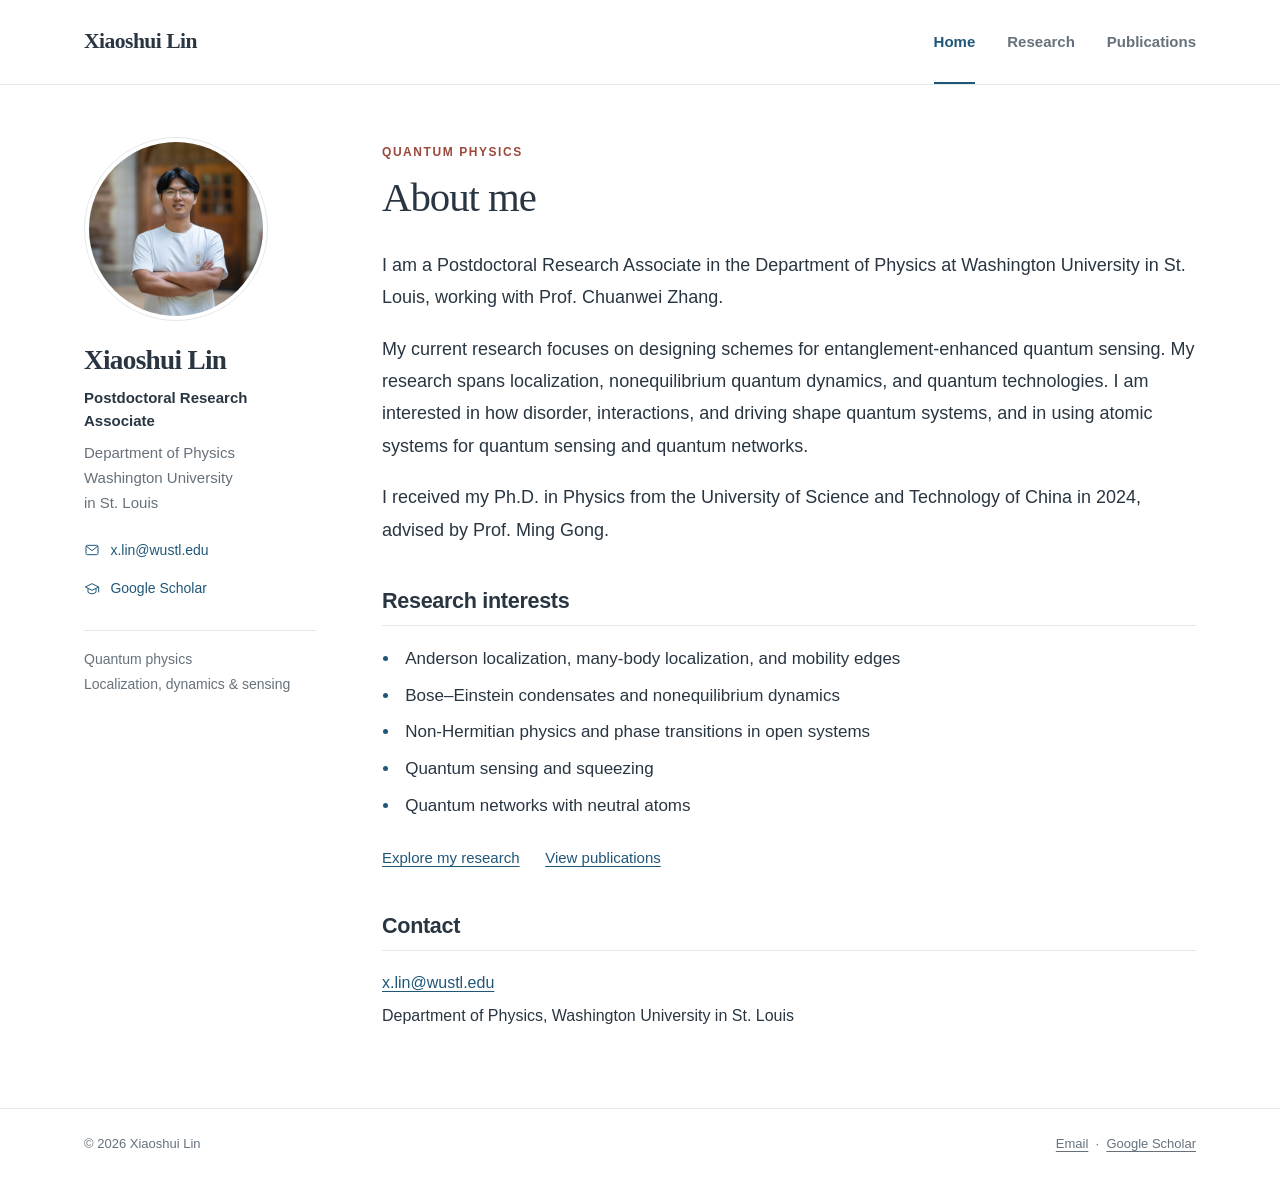
<file: index.html>
<!DOCTYPE html>
<html lang="en">
<head>
  <meta charset="utf-8">
  <meta name="viewport" content="width=device-width, initial-scale=1">
  <title>Home | Xiaoshui Lin</title>
  <meta name="description" content="Xiaoshui Lin is a Postdoctoral Research Associate at Washington University in St. Louis, studying localization, quantum dynamics, sensing, and networks.">
  <meta name="author" content="Xiaoshui Lin">
  <meta name="theme-color" content="#205778">
  <meta property="og:title" content="Home | Xiaoshui Lin">
  <meta property="og:description" content="Xiaoshui Lin is a Postdoctoral Research Associate at Washington University in St. Louis, studying localization, quantum dynamics, sensing, and networks.">
  <meta property="og:type" content="website">
  <link rel="icon" type="image/svg+xml" href="data:image/svg+xml,%3Csvg xmlns='http://www.w3.org/2000/svg' viewBox='0 0 64 64'%3E%3Crect width='64' height='64' rx='10' fill='%23205778'/%3E%3Ctext x='32' y='44' text-anchor='middle' font-family='Georgia,serif' font-size='34' fill='white'%3EXL%3C/text%3E%3C/svg%3E">
  <link rel="stylesheet" href="assets/styles.css">
</head>
<body>
<a class="skip-link" href="#main">Skip to content</a>
<header class="site-header">
  <div class="header-inner">
    <a class="site-name" href="index.html">Xiaoshui Lin</a>
    <nav class="primary-nav" aria-label="Main navigation"><a href="index.html" aria-current="page">Home</a><a href="research.html">Research</a><a href="publications.html">Publications</a></nav>
  </div>
</header>
<div class="page-layout">
  <aside class="profile" aria-label="About Xiaoshui Lin">
    <img class="portrait" src="assets/portrait.png" alt="Xiaoshui Lin" width="184" height="184">
    <p class="profile-name">Xiaoshui Lin</p>
    <p class="profile-role">Postdoctoral Research Associate</p>
    <p class="profile-affiliation">Department of Physics<br>Washington University<br>in St. Louis</p>
    <ul class="profile-links">
      <li><a href="mailto:x.lin@wustl.edu"><svg viewBox="0 0 24 24" aria-hidden="true"><rect x="3" y="5" width="18" height="14" rx="2"/><path d="m3 6 9 7 9-7"/></svg>x.lin@wustl.edu</a></li>
      <li><a href="https://scholar.google.com/citations?user=W6BlSQ0AAAAJ&amp;hl=en"><svg viewBox="0 0 24 24" aria-hidden="true"><path d="m2 9 10-5 10 5-10 5-10-5Zm4 2v6c4 3 8 3 12 0v-6M22 9v8"/></svg>Google Scholar</a></li>
    </ul>
    <p class="profile-note">Quantum physics<br>Localization, dynamics &amp; sensing</p>
  </aside>
  <main id="main" class="main-content">
    <p class="eyebrow">Quantum physics</p>
    <h1>About me</h1>
    <div class="intro">
<p>I am a Postdoctoral Research Associate in the Department of Physics at Washington University in St. Louis, working with Prof. Chuanwei Zhang.</p>
<p>My current research focuses on designing schemes for entanglement-enhanced quantum sensing. My research spans localization, nonequilibrium quantum dynamics, and quantum technologies. I am interested in how disorder, interactions, and driving shape quantum systems, and in using atomic systems for quantum sensing and quantum networks.</p>
<p>I received my Ph.D. in Physics from the University of Science and Technology of China in 2024, advised by Prof. Ming Gong.</p>
</div>
<section aria-labelledby="interests"><h2 id="interests">Research interests</h2>
<ul class="interests">
  <li>Anderson localization, many-body localization, and mobility edges</li>
  <li>Bose–Einstein condensates and nonequilibrium dynamics</li>
  <li>Non-Hermitian physics and phase transitions in open systems</li>
  <li>Quantum sensing and squeezing</li>
  <li>Quantum networks with neutral atoms</li>
</ul>
<p class="page-links"><a href="research.html">Explore my research</a><a href="publications.html">View publications</a></p>
</section>
<section class="contact-block" aria-labelledby="contact"><h2 id="contact">Contact</h2>
<p><a href="mailto:x.lin@wustl.edu">x.lin@wustl.edu</a></p>
<p>Department of Physics, Washington University in St. Louis</p>
</section>
  </main>
</div>
<footer class="site-footer"><div class="footer-inner"><span>© 2026 Xiaoshui Lin</span><span><a href="mailto:x.lin@wustl.edu">Email</a> &nbsp;·&nbsp; <a href="https://scholar.google.com/citations?user=W6BlSQ0AAAAJ&amp;hl=en">Google Scholar</a></span></div></footer>
</body>
</html>
</file>
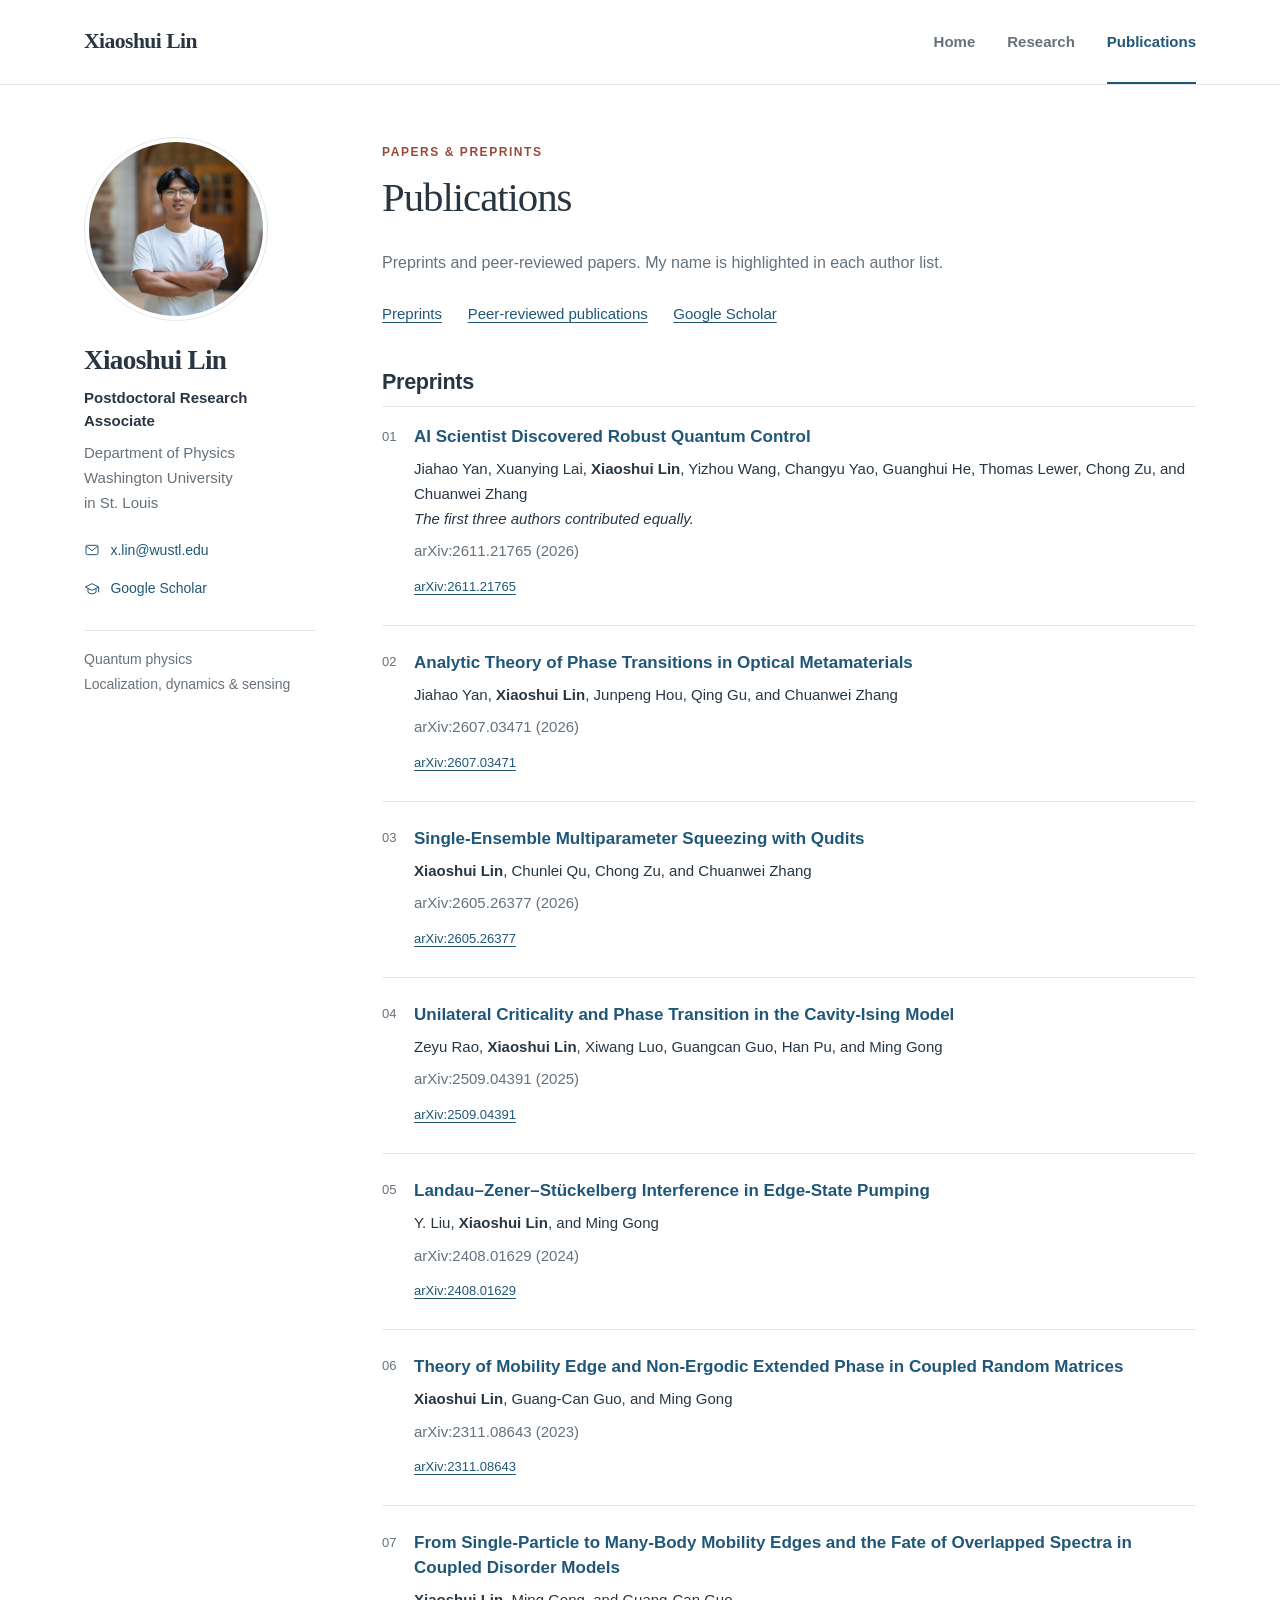
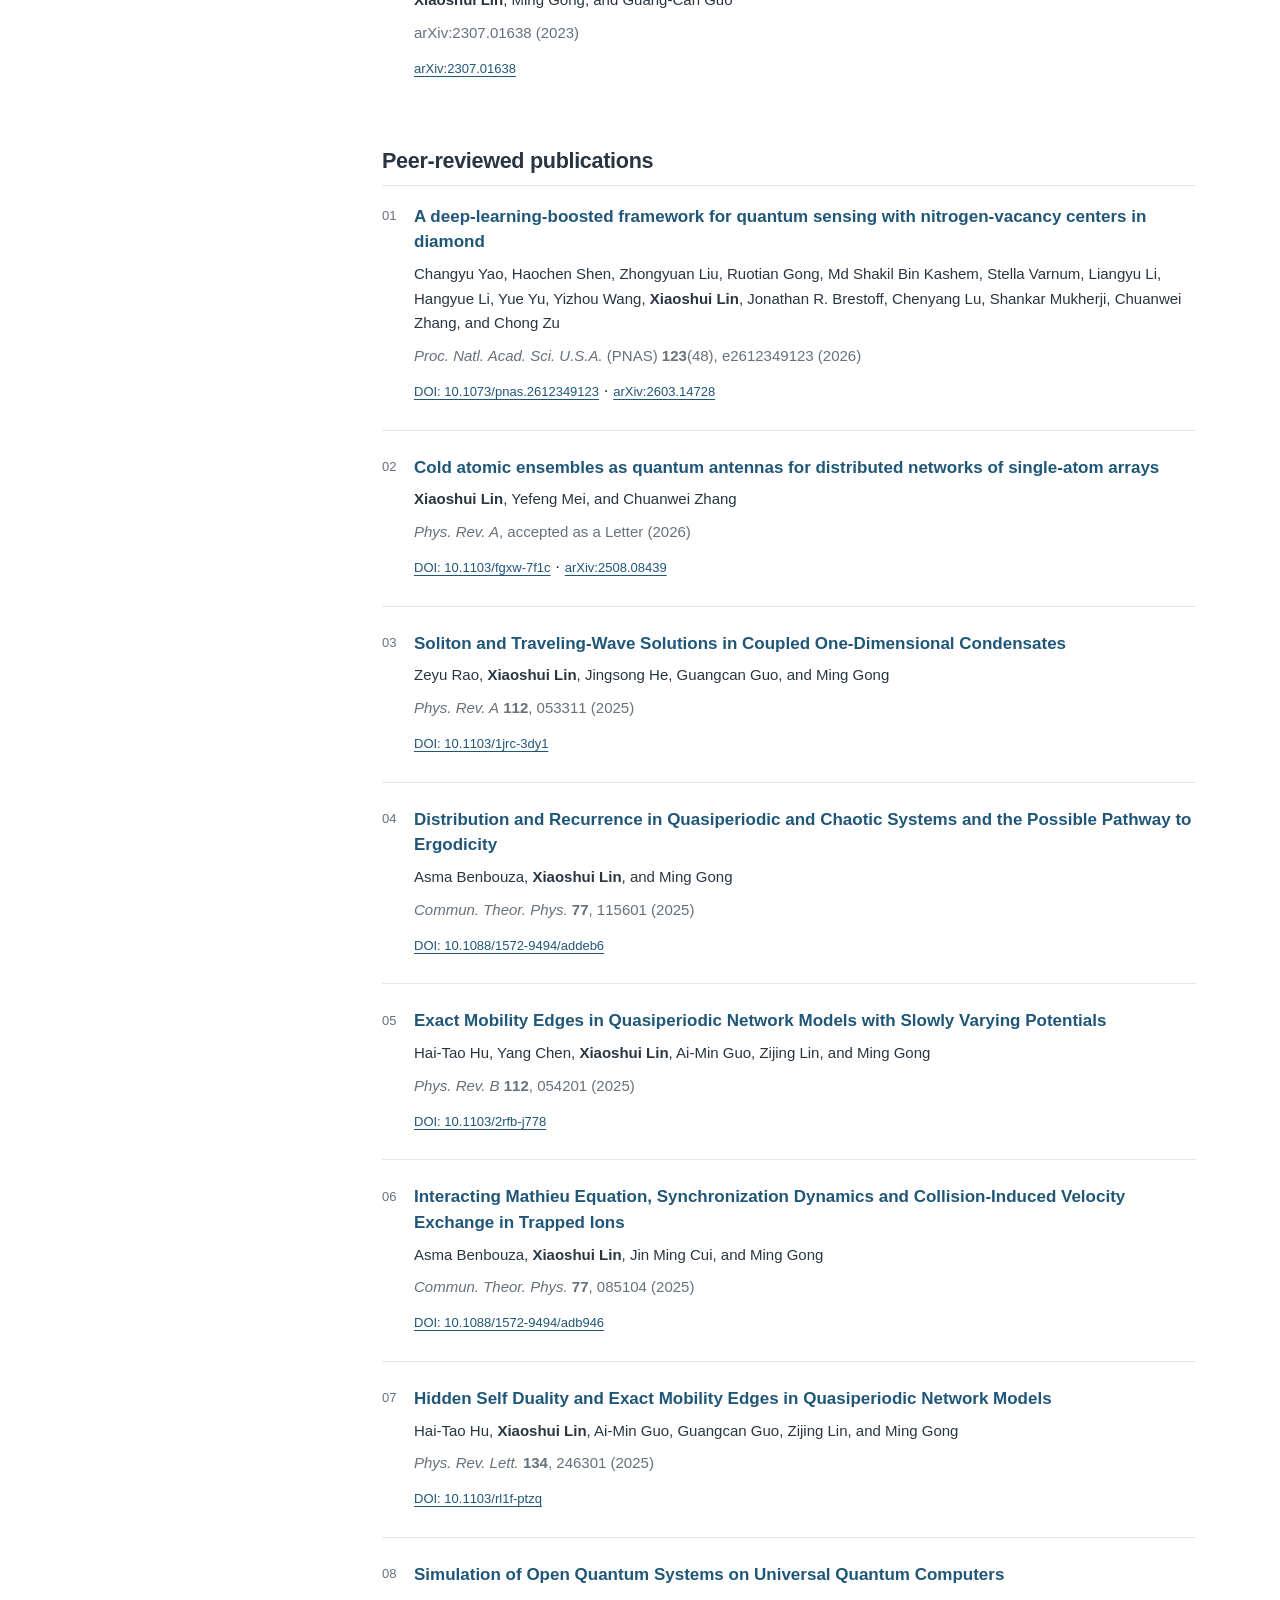
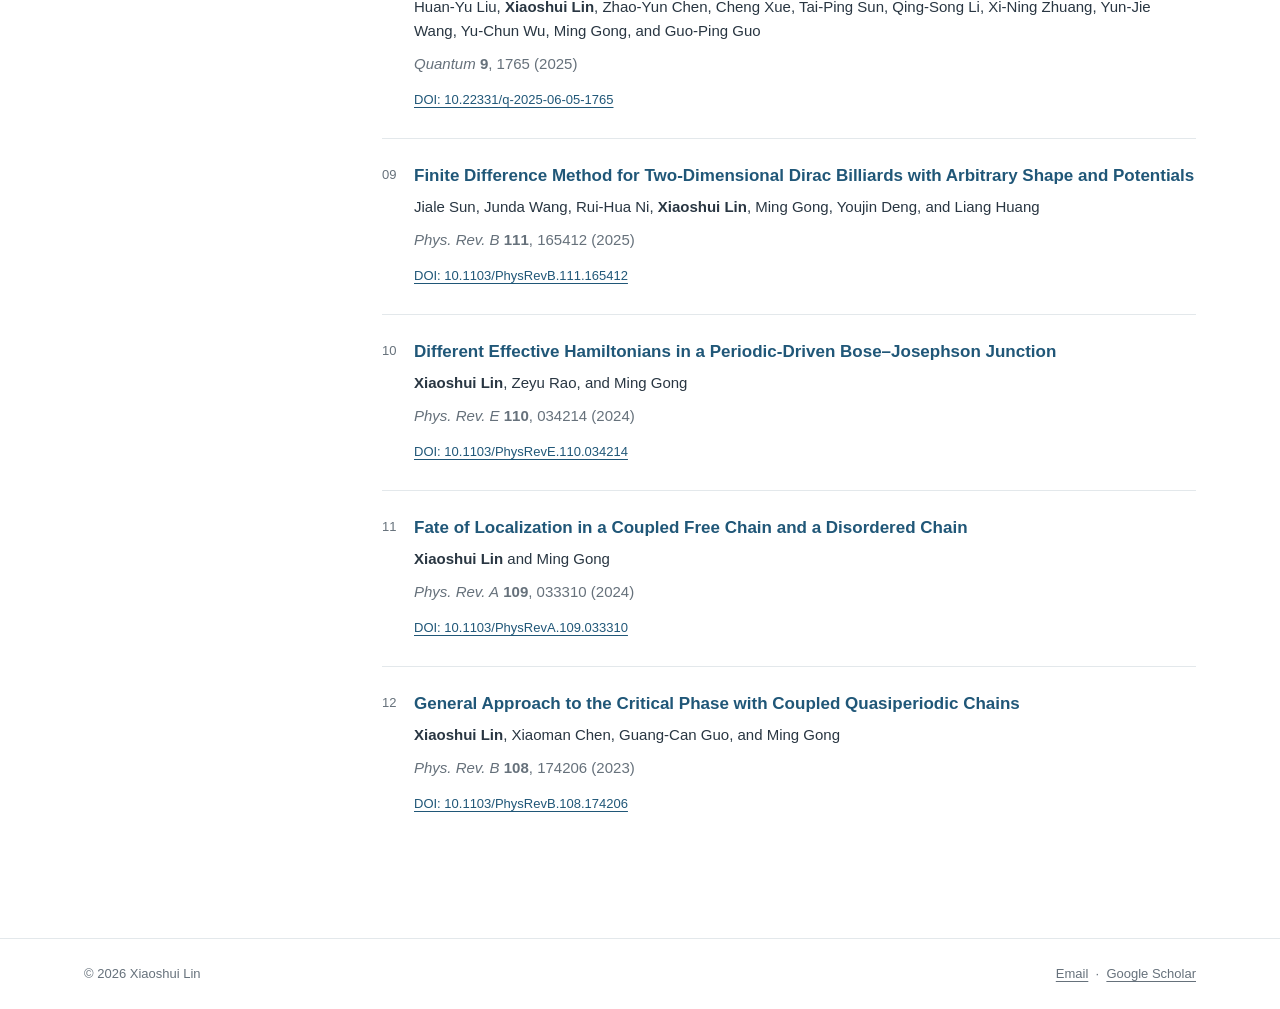
<file: publications.html>
<!DOCTYPE html>
<html lang="en">
<head>
  <meta charset="utf-8">
  <meta name="viewport" content="width=device-width, initial-scale=1">
  <title>Publications | Xiaoshui Lin</title>
  <meta name="description" content="Preprints and peer-reviewed publications by Xiaoshui Lin, with complete author lists, journal references, and DOI or arXiv links.">
  <meta name="author" content="Xiaoshui Lin">
  <meta name="theme-color" content="#205778">
  <meta property="og:title" content="Publications | Xiaoshui Lin">
  <meta property="og:description" content="Preprints and peer-reviewed publications by Xiaoshui Lin, with complete author lists, journal references, and DOI or arXiv links.">
  <meta property="og:type" content="website">
  <link rel="icon" type="image/svg+xml" href="data:image/svg+xml,%3Csvg xmlns='http://www.w3.org/2000/svg' viewBox='0 0 64 64'%3E%3Crect width='64' height='64' rx='10' fill='%23205778'/%3E%3Ctext x='32' y='44' text-anchor='middle' font-family='Georgia,serif' font-size='34' fill='white'%3EXL%3C/text%3E%3C/svg%3E">
  <link rel="stylesheet" href="assets/styles.css">
</head>
<body>
<a class="skip-link" href="#main">Skip to content</a>
<header class="site-header">
  <div class="header-inner">
    <a class="site-name" href="index.html">Xiaoshui Lin</a>
    <nav class="primary-nav" aria-label="Main navigation"><a href="index.html">Home</a><a href="research.html">Research</a><a href="publications.html" aria-current="page">Publications</a></nav>
  </div>
</header>
<div class="page-layout">
  <aside class="profile" aria-label="About Xiaoshui Lin">
    <img class="portrait" src="assets/portrait.png" alt="Xiaoshui Lin" width="184" height="184">
    <p class="profile-name">Xiaoshui Lin</p>
    <p class="profile-role">Postdoctoral Research Associate</p>
    <p class="profile-affiliation">Department of Physics<br>Washington University<br>in St. Louis</p>
    <ul class="profile-links">
      <li><a href="mailto:x.lin@wustl.edu"><svg viewBox="0 0 24 24" aria-hidden="true"><rect x="3" y="5" width="18" height="14" rx="2"/><path d="m3 6 9 7 9-7"/></svg>x.lin@wustl.edu</a></li>
      <li><a href="https://scholar.google.com/citations?user=W6BlSQ0AAAAJ&amp;hl=en"><svg viewBox="0 0 24 24" aria-hidden="true"><path d="m2 9 10-5 10 5-10 5-10-5Zm4 2v6c4 3 8 3 12 0v-6M22 9v8"/></svg>Google Scholar</a></li>
    </ul>
    <p class="profile-note">Quantum physics<br>Localization, dynamics &amp; sensing</p>
  </aside>
  <main id="main" class="main-content">
    <p class="eyebrow">Papers & preprints</p>
    <h1>Publications</h1>
    <p class="section-intro">Preprints and peer-reviewed papers. My name is highlighted in each author list.</p>
<nav class="page-links" aria-label="Publication sections"><a href="#preprints">Preprints</a><a href="#peer-reviewed">Peer-reviewed publications</a><a href="https://scholar.google.com/citations?user=W6BlSQ0AAAAJ&amp;hl=en">Google Scholar</a></nav>
<section aria-labelledby="preprints"><h2 id="preprints">Preprints</h2><ol class="publication-list">
<li class="publication" id="arxiv-2611.21765">
  <h3><a href="https://arxiv.org/abs/2611.21765">AI Scientist Discovered Robust Quantum Control</a></h3>
  <p class="authors">Jiahao Yan, Xuanying Lai, <strong>Xiaoshui Lin</strong>, Yizhou Wang, Changyu Yao, Guanghui He, Thomas Lewer, Chong Zu, and Chuanwei Zhang<br><em>The first three authors contributed equally.</em></p>
  <p class="venue">arXiv:2611.21765 (2026)</p>
  <a class="paper-link" href="https://arxiv.org/abs/2611.21765">arXiv:2611.21765</a>
</li>
<li class="publication" id="arxiv-2607.03471">
  <h3><a href="https://arxiv.org/abs/2607.03471">Analytic Theory of Phase Transitions in Optical Metamaterials</a></h3>
  <p class="authors">Jiahao Yan, <strong>Xiaoshui Lin</strong>, Junpeng Hou, Qing Gu, and Chuanwei Zhang</p>
  <p class="venue">arXiv:2607.03471 (2026)</p>
  <a class="paper-link" href="https://arxiv.org/abs/2607.03471">arXiv:2607.03471</a>
</li>
<li class="publication" id="arxiv-2605.26377">
  <h3><a href="https://arxiv.org/abs/2605.26377">Single-Ensemble Multiparameter Squeezing with Qudits</a></h3>
  <p class="authors"><strong>Xiaoshui Lin</strong>, Chunlei Qu, Chong Zu, and Chuanwei Zhang</p>
  <p class="venue">arXiv:2605.26377 (2026)</p>
  <a class="paper-link" href="https://arxiv.org/abs/2605.26377">arXiv:2605.26377</a>
</li>
<li class="publication" id="arxiv-2509.04391">
  <h3><a href="https://arxiv.org/abs/2509.04391">Unilateral Criticality and Phase Transition in the Cavity-Ising Model</a></h3>
  <p class="authors">Zeyu Rao, <strong>Xiaoshui Lin</strong>, Xiwang Luo, Guangcan Guo, Han Pu, and Ming Gong</p>
  <p class="venue">arXiv:2509.04391 (2025)</p>
  <a class="paper-link" href="https://arxiv.org/abs/2509.04391">arXiv:2509.04391</a>
</li>
<li class="publication" id="arxiv-2408.01629">
  <h3><a href="https://arxiv.org/abs/2408.01629">Landau–Zener–Stückelberg Interference in Edge-State Pumping</a></h3>
  <p class="authors">Y. Liu, <strong>Xiaoshui Lin</strong>, and Ming Gong</p>
  <p class="venue">arXiv:2408.01629 (2024)</p>
  <a class="paper-link" href="https://arxiv.org/abs/2408.01629">arXiv:2408.01629</a>
</li>
<li class="publication" id="arxiv-2311.08643">
  <h3><a href="https://arxiv.org/abs/2311.08643">Theory of Mobility Edge and Non-Ergodic Extended Phase in Coupled Random Matrices</a></h3>
  <p class="authors"><strong>Xiaoshui Lin</strong>, Guang-Can Guo, and Ming Gong</p>
  <p class="venue">arXiv:2311.08643 (2023)</p>
  <a class="paper-link" href="https://arxiv.org/abs/2311.08643">arXiv:2311.08643</a>
</li>
<li class="publication" id="arxiv-2307.01638">
  <h3><a href="https://arxiv.org/abs/2307.01638">From Single-Particle to Many-Body Mobility Edges and the Fate of Overlapped Spectra in Coupled Disorder Models</a></h3>
  <p class="authors"><strong>Xiaoshui Lin</strong>, Ming Gong, and Guang-Can Guo</p>
  <p class="venue">arXiv:2307.01638 (2023)</p>
  <a class="paper-link" href="https://arxiv.org/abs/2307.01638">arXiv:2307.01638</a>
</li>
</ol></section>
<section aria-labelledby="peer-reviewed"><h2 id="peer-reviewed">Peer-reviewed publications</h2><ol class="publication-list">
<li class="publication" id="arxiv-2603.14728">
  <h3><a href="https://doi.org/10.1073/pnas.2612349123">A deep-learning-boosted framework for quantum sensing with nitrogen-vacancy centers in diamond</a></h3>
  <p class="authors">Changyu Yao, Haochen Shen, Zhongyuan Liu, Ruotian Gong, Md Shakil Bin Kashem, Stella Varnum, Liangyu Li, Hangyue Li, Yue Yu, Yizhou Wang, <strong>Xiaoshui Lin</strong>, Jonathan R. Brestoff, Chenyang Lu, Shankar Mukherji, Chuanwei Zhang, and Chong Zu</p>
  <p class="venue"><i>Proc. Natl. Acad. Sci. U.S.A.</i> (PNAS) <strong>123</strong>(48), e2612349123 (2026)</p>
  <a class="paper-link" href="https://doi.org/10.1073/pnas.2612349123">DOI: 10.1073/pnas.2612349123</a> · <a class="paper-link" href="https://arxiv.org/abs/2603.14728">arXiv:2603.14728</a>
</li>
<li class="publication" id="arxiv-2508.08439">
  <h3><a href="https://doi.org/10.1103/fgxw-7f1c">Cold atomic ensembles as quantum antennas for distributed networks of single-atom arrays</a></h3>
  <p class="authors"><strong>Xiaoshui Lin</strong>, Yefeng Mei, and Chuanwei Zhang</p>
  <p class="venue"><i>Phys. Rev. A</i>, accepted as a Letter (2026)</p>
  <a class="paper-link" href="https://doi.org/10.1103/fgxw-7f1c">DOI: 10.1103/fgxw-7f1c</a> · <a class="paper-link" href="https://arxiv.org/abs/2508.08439">arXiv:2508.08439</a>
</li>
<li class="publication" id="doi-1jrc-3dy1">
  <h3><a href="https://doi.org/10.1103/1jrc-3dy1">Soliton and Traveling-Wave Solutions in Coupled One-Dimensional Condensates</a></h3>
  <p class="authors">Zeyu Rao, <strong>Xiaoshui Lin</strong>, Jingsong He, Guangcan Guo, and Ming Gong</p>
  <p class="venue"><i>Phys. Rev. A</i> <strong>112</strong>, 053311 (2025)</p>
  <a class="paper-link" href="https://doi.org/10.1103/1jrc-3dy1">DOI: 10.1103/1jrc-3dy1</a>
</li>
<li class="publication" id="doi-addeb6">
  <h3><a href="https://doi.org/10.1088/1572-9494/addeb6">Distribution and Recurrence in Quasiperiodic and Chaotic Systems and the Possible Pathway to Ergodicity</a></h3>
  <p class="authors">Asma Benbouza, <strong>Xiaoshui Lin</strong>, and Ming Gong</p>
  <p class="venue"><i>Commun. Theor. Phys.</i> <strong>77</strong>, 115601 (2025)</p>
  <a class="paper-link" href="https://doi.org/10.1088/1572-9494/addeb6">DOI: 10.1088/1572-9494/addeb6</a>
</li>
<li class="publication" id="doi-2rfb-j778">
  <h3><a href="https://doi.org/10.1103/2rfb-j778">Exact Mobility Edges in Quasiperiodic Network Models with Slowly Varying Potentials</a></h3>
  <p class="authors">Hai-Tao Hu, Yang Chen, <strong>Xiaoshui Lin</strong>, Ai-Min Guo, Zijing Lin, and Ming Gong</p>
  <p class="venue"><i>Phys. Rev. B</i> <strong>112</strong>, 054201 (2025)</p>
  <a class="paper-link" href="https://doi.org/10.1103/2rfb-j778">DOI: 10.1103/2rfb-j778</a>
</li>
<li class="publication" id="doi-adb946">
  <h3><a href="https://doi.org/10.1088/1572-9494/adb946">Interacting Mathieu Equation, Synchronization Dynamics and Collision-Induced Velocity Exchange in Trapped Ions</a></h3>
  <p class="authors">Asma Benbouza, <strong>Xiaoshui Lin</strong>, Jin Ming Cui, and Ming Gong</p>
  <p class="venue"><i>Commun. Theor. Phys.</i> <strong>77</strong>, 085104 (2025)</p>
  <a class="paper-link" href="https://doi.org/10.1088/1572-9494/adb946">DOI: 10.1088/1572-9494/adb946</a>
</li>
<li class="publication" id="doi-rl1f-ptzq">
  <h3><a href="https://doi.org/10.1103/rl1f-ptzq">Hidden Self Duality and Exact Mobility Edges in Quasiperiodic Network Models</a></h3>
  <p class="authors">Hai-Tao Hu, <strong>Xiaoshui Lin</strong>, Ai-Min Guo, Guangcan Guo, Zijing Lin, and Ming Gong</p>
  <p class="venue"><i>Phys. Rev. Lett.</i> <strong>134</strong>, 246301 (2025)</p>
  <a class="paper-link" href="https://doi.org/10.1103/rl1f-ptzq">DOI: 10.1103/rl1f-ptzq</a>
</li>
<li class="publication" id="doi-q-2025-06-05-1765">
  <h3><a href="https://doi.org/10.22331/q-2025-06-05-1765">Simulation of Open Quantum Systems on Universal Quantum Computers</a></h3>
  <p class="authors">Huan-Yu Liu, <strong>Xiaoshui Lin</strong>, Zhao-Yun Chen, Cheng Xue, Tai-Ping Sun, Qing-Song Li, Xi-Ning Zhuang, Yun-Jie Wang, Yu-Chun Wu, Ming Gong, and Guo-Ping Guo</p>
  <p class="venue"><i>Quantum</i> <strong>9</strong>, 1765 (2025)</p>
  <a class="paper-link" href="https://doi.org/10.22331/q-2025-06-05-1765">DOI: 10.22331/q-2025-06-05-1765</a>
</li>
<li class="publication" id="doi-PhysRevB.111.165412">
  <h3><a href="https://doi.org/10.1103/PhysRevB.111.165412">Finite Difference Method for Two-Dimensional Dirac Billiards with Arbitrary Shape and Potentials</a></h3>
  <p class="authors">Jiale Sun, Junda Wang, Rui-Hua Ni, <strong>Xiaoshui Lin</strong>, Ming Gong, Youjin Deng, and Liang Huang</p>
  <p class="venue"><i>Phys. Rev. B</i> <strong>111</strong>, 165412 (2025)</p>
  <a class="paper-link" href="https://doi.org/10.1103/PhysRevB.111.165412">DOI: 10.1103/PhysRevB.111.165412</a>
</li>
<li class="publication" id="doi-PhysRevE.110.034214">
  <h3><a href="https://doi.org/10.1103/PhysRevE.110.034214">Different Effective Hamiltonians in a Periodic-Driven Bose–Josephson Junction</a></h3>
  <p class="authors"><strong>Xiaoshui Lin</strong>, Zeyu Rao, and Ming Gong</p>
  <p class="venue"><i>Phys. Rev. E</i> <strong>110</strong>, 034214 (2024)</p>
  <a class="paper-link" href="https://doi.org/10.1103/PhysRevE.110.034214">DOI: 10.1103/PhysRevE.110.034214</a>
</li>
<li class="publication" id="doi-PhysRevA.109.033310">
  <h3><a href="https://doi.org/10.1103/PhysRevA.109.033310">Fate of Localization in a Coupled Free Chain and a Disordered Chain</a></h3>
  <p class="authors"><strong>Xiaoshui Lin</strong> and Ming Gong</p>
  <p class="venue"><i>Phys. Rev. A</i> <strong>109</strong>, 033310 (2024)</p>
  <a class="paper-link" href="https://doi.org/10.1103/PhysRevA.109.033310">DOI: 10.1103/PhysRevA.109.033310</a>
</li>
<li class="publication" id="doi-PhysRevB.108.174206">
  <h3><a href="https://doi.org/10.1103/PhysRevB.108.174206">General Approach to the Critical Phase with Coupled Quasiperiodic Chains</a></h3>
  <p class="authors"><strong>Xiaoshui Lin</strong>, Xiaoman Chen, Guang-Can Guo, and Ming Gong</p>
  <p class="venue"><i>Phys. Rev. B</i> <strong>108</strong>, 174206 (2023)</p>
  <a class="paper-link" href="https://doi.org/10.1103/PhysRevB.108.174206">DOI: 10.1103/PhysRevB.108.174206</a>
</li>
</ol></section>

  </main>
</div>
<footer class="site-footer"><div class="footer-inner"><span>© 2026 Xiaoshui Lin</span><span><a href="mailto:x.lin@wustl.edu">Email</a> &nbsp;·&nbsp; <a href="https://scholar.google.com/citations?user=W6BlSQ0AAAAJ&amp;hl=en">Google Scholar</a></span></div></footer>
</body>
</html>
</file>
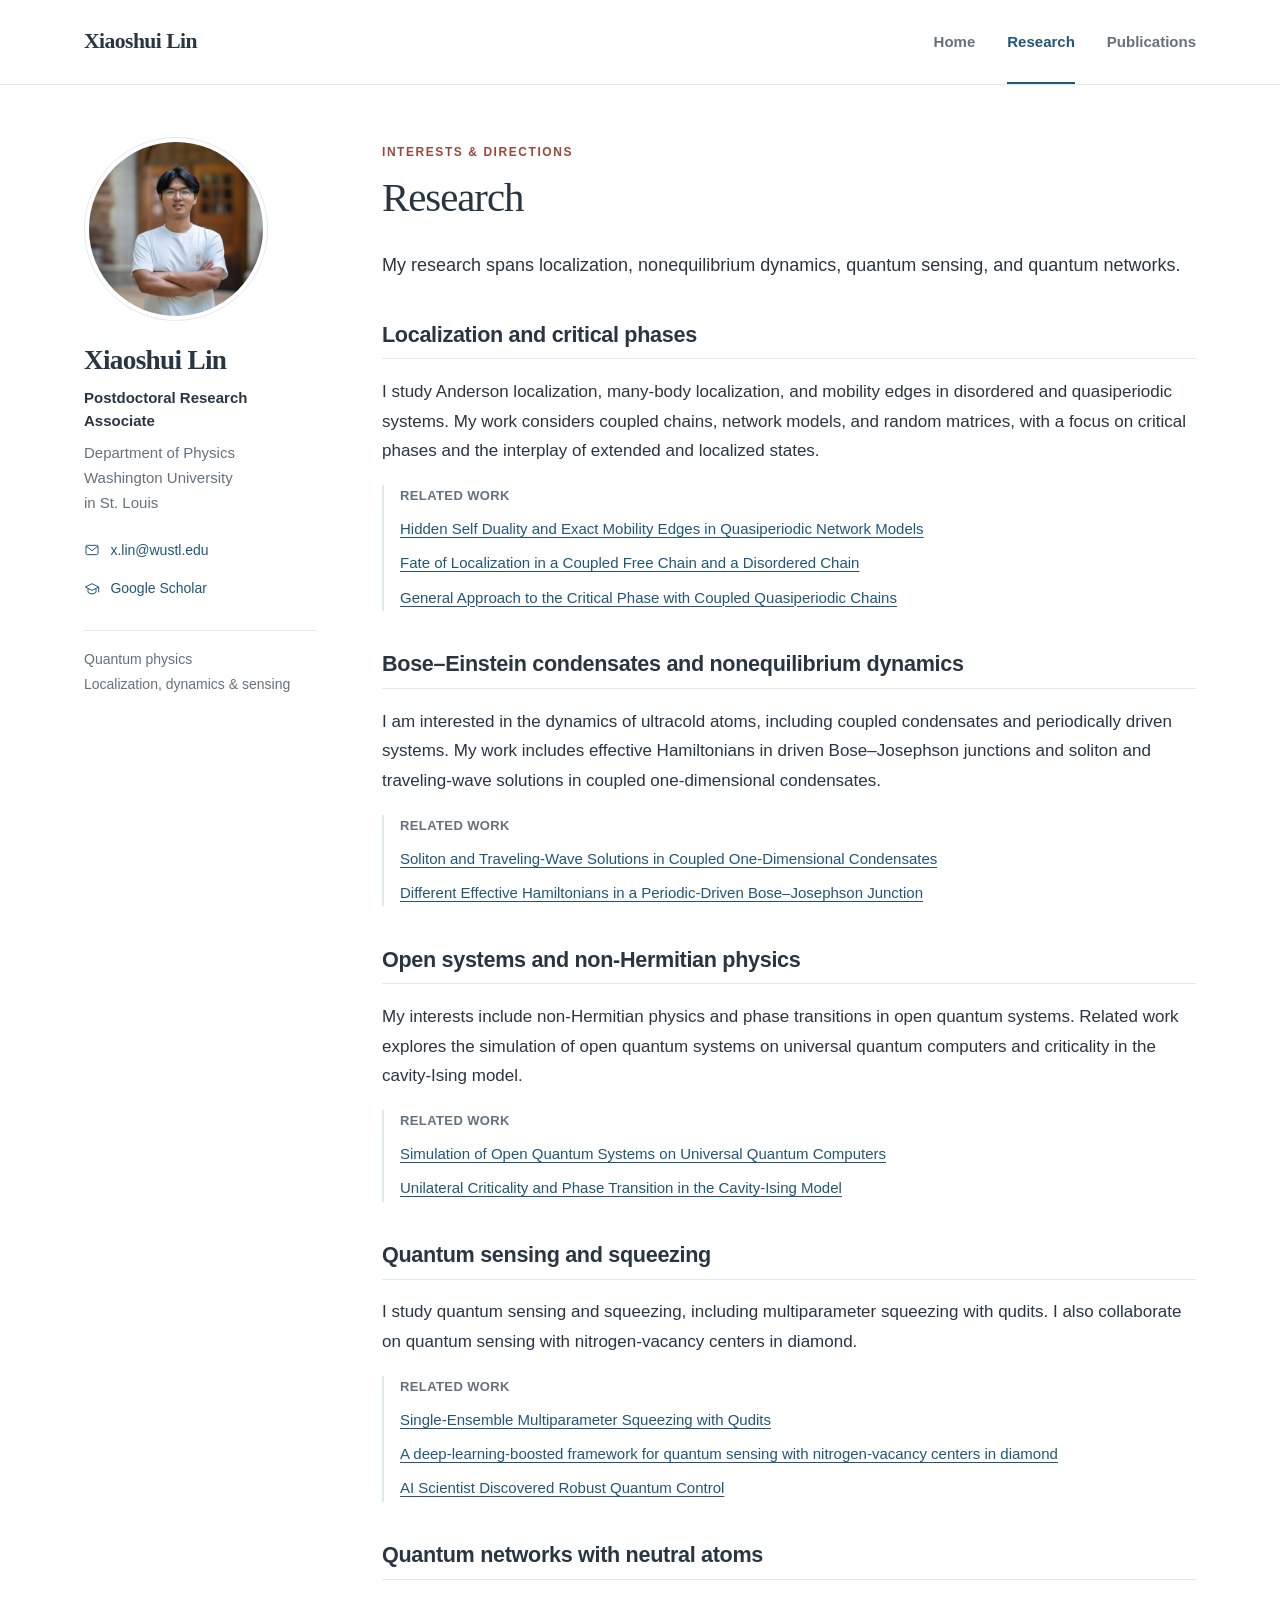
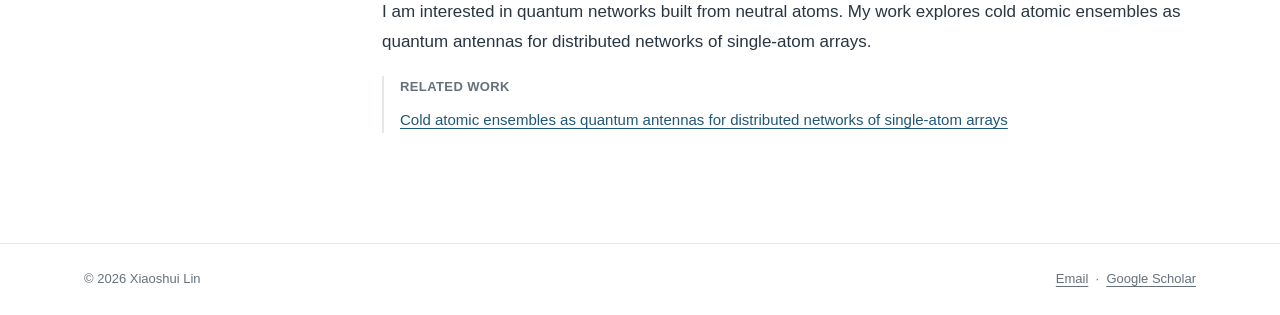
<file: research.html>
<!DOCTYPE html>
<html lang="en">
<head>
  <meta charset="utf-8">
  <meta name="viewport" content="width=device-width, initial-scale=1">
  <title>Research | Xiaoshui Lin</title>
  <meta name="description" content="Research interests of Xiaoshui Lin: localization, quantum dynamics, open systems, quantum sensing, and neutral-atom networks.">
  <meta name="author" content="Xiaoshui Lin">
  <meta name="theme-color" content="#205778">
  <meta property="og:title" content="Research | Xiaoshui Lin">
  <meta property="og:description" content="Research interests of Xiaoshui Lin: localization, quantum dynamics, open systems, quantum sensing, and neutral-atom networks.">
  <meta property="og:type" content="website">
  <link rel="icon" type="image/svg+xml" href="data:image/svg+xml,%3Csvg xmlns='http://www.w3.org/2000/svg' viewBox='0 0 64 64'%3E%3Crect width='64' height='64' rx='10' fill='%23205778'/%3E%3Ctext x='32' y='44' text-anchor='middle' font-family='Georgia,serif' font-size='34' fill='white'%3EXL%3C/text%3E%3C/svg%3E">
  <link rel="stylesheet" href="assets/styles.css">
</head>
<body>
<a class="skip-link" href="#main">Skip to content</a>
<header class="site-header">
  <div class="header-inner">
    <a class="site-name" href="index.html">Xiaoshui Lin</a>
    <nav class="primary-nav" aria-label="Main navigation"><a href="index.html">Home</a><a href="research.html" aria-current="page">Research</a><a href="publications.html">Publications</a></nav>
  </div>
</header>
<div class="page-layout">
  <aside class="profile" aria-label="About Xiaoshui Lin">
    <img class="portrait" src="assets/portrait.png" alt="Xiaoshui Lin" width="184" height="184">
    <p class="profile-name">Xiaoshui Lin</p>
    <p class="profile-role">Postdoctoral Research Associate</p>
    <p class="profile-affiliation">Department of Physics<br>Washington University<br>in St. Louis</p>
    <ul class="profile-links">
      <li><a href="mailto:x.lin@wustl.edu"><svg viewBox="0 0 24 24" aria-hidden="true"><rect x="3" y="5" width="18" height="14" rx="2"/><path d="m3 6 9 7 9-7"/></svg>x.lin@wustl.edu</a></li>
      <li><a href="https://scholar.google.com/citations?user=W6BlSQ0AAAAJ&amp;hl=en"><svg viewBox="0 0 24 24" aria-hidden="true"><path d="m2 9 10-5 10 5-10 5-10-5Zm4 2v6c4 3 8 3 12 0v-6M22 9v8"/></svg>Google Scholar</a></li>
    </ul>
    <p class="profile-note">Quantum physics<br>Localization, dynamics &amp; sensing</p>
  </aside>
  <main id="main" class="main-content">
    <p class="eyebrow">Interests & directions</p>
    <h1>Research</h1>
    <p class="intro">My research spans localization, nonequilibrium dynamics, quantum sensing, and quantum networks.</p><section class="research-topic" aria-labelledby="topic-1"><h2 id="topic-1">Localization and critical phases</h2><p>I study Anderson localization, many-body localization, and mobility edges in disordered and quasiperiodic systems. My work considers coupled chains, network models, and random matrices, with a focus on critical phases and the interplay of extended and localized states.</p><div class="related"><p class="related-label">Related work</p><p><a href="https://doi.org/10.1103/rl1f-ptzq">Hidden Self Duality and Exact Mobility Edges in Quasiperiodic Network Models</a></p><p><a href="https://doi.org/10.1103/PhysRevA.109.033310">Fate of Localization in a Coupled Free Chain and a Disordered Chain</a></p><p><a href="https://doi.org/10.1103/PhysRevB.108.174206">General Approach to the Critical Phase with Coupled Quasiperiodic Chains</a></p></div></section>
<section class="research-topic" aria-labelledby="topic-2"><h2 id="topic-2">Bose–Einstein condensates and nonequilibrium dynamics</h2><p>I am interested in the dynamics of ultracold atoms, including coupled condensates and periodically driven systems. My work includes effective Hamiltonians in driven Bose–Josephson junctions and soliton and traveling-wave solutions in coupled one-dimensional condensates.</p><div class="related"><p class="related-label">Related work</p><p><a href="https://doi.org/10.1103/1jrc-3dy1">Soliton and Traveling-Wave Solutions in Coupled One-Dimensional Condensates</a></p><p><a href="https://doi.org/10.1103/PhysRevE.110.034214">Different Effective Hamiltonians in a Periodic-Driven Bose–Josephson Junction</a></p></div></section>
<section class="research-topic" aria-labelledby="topic-3"><h2 id="topic-3">Open systems and non-Hermitian physics</h2><p>My interests include non-Hermitian physics and phase transitions in open quantum systems. Related work explores the simulation of open quantum systems on universal quantum computers and criticality in the cavity-Ising model.</p><div class="related"><p class="related-label">Related work</p><p><a href="https://doi.org/10.22331/q-2025-06-05-1765">Simulation of Open Quantum Systems on Universal Quantum Computers</a></p><p><a href="https://arxiv.org/abs/2509.04391">Unilateral Criticality and Phase Transition in the Cavity-Ising Model</a></p></div></section>
<section class="research-topic" aria-labelledby="topic-4"><h2 id="topic-4">Quantum sensing and squeezing</h2><p>I study quantum sensing and squeezing, including multiparameter squeezing with qudits. I also collaborate on quantum sensing with nitrogen-vacancy centers in diamond.</p><div class="related"><p class="related-label">Related work</p><p><a href="https://arxiv.org/abs/2605.26377">Single-Ensemble Multiparameter Squeezing with Qudits</a></p><p><a href="https://doi.org/10.1073/pnas.2612349123">A deep-learning-boosted framework for quantum sensing with nitrogen-vacancy centers in diamond</a></p><p><a href="https://arxiv.org/abs/2611.21765">AI Scientist Discovered Robust Quantum Control</a></p></div></section>
<section class="research-topic" aria-labelledby="topic-5"><h2 id="topic-5">Quantum networks with neutral atoms</h2><p>I am interested in quantum networks built from neutral atoms. My work explores cold atomic ensembles as quantum antennas for distributed networks of single-atom arrays.</p><div class="related"><p class="related-label">Related work</p><p><a href="https://doi.org/10.1103/fgxw-7f1c">Cold atomic ensembles as quantum antennas for distributed networks of single-atom arrays</a></p></div></section>

  </main>
</div>
<footer class="site-footer"><div class="footer-inner"><span>© 2026 Xiaoshui Lin</span><span><a href="mailto:x.lin@wustl.edu">Email</a> &nbsp;·&nbsp; <a href="https://scholar.google.com/citations?user=W6BlSQ0AAAAJ&amp;hl=en">Google Scholar</a></span></div></footer>
</body>
</html>
</file>
<file: assets/styles.css>
:root {
  color-scheme: light;
  --ink: #293642;
  --muted: #66717b;
  --blue: #205778;
  --line: #e3e8eb;
  --paper: #ffffff;
  --wash: #f5f8fa;
  --accent: #9a493c;
}
* { box-sizing: border-box; }
html { scroll-behavior: smooth; scroll-padding-top: 2rem; }
body { margin: 0; background: var(--paper); color: var(--ink); font: 1.0625rem/1.75 -apple-system, BlinkMacSystemFont, "Segoe UI", Arial, sans-serif; }
a { color: var(--blue); text-decoration-thickness: 1px; text-underline-offset: .2em; }
a:hover { color: var(--accent); }
a:focus-visible { outline: 3px solid var(--blue); outline-offset: 5px; border-radius: 2px; }
img { display: block; max-width: 100%; }
h1, h2, h3, p { margin-top: 0; }
h1 { font-family: Georgia, "Times New Roman", serif; font-size: clamp(2rem, 4vw, 2.55rem); font-weight: 500; line-height: 1.2; letter-spacing: -.025em; margin-bottom: 1.6rem; }
h2 { font-size: 1.35rem; line-height: 1.35; font-weight: 650; letter-spacing: -.015em; margin: 2.5rem 0 1.1rem; padding-bottom: .6rem; border-bottom: 1px solid var(--line); }
h3 { font-size: 1.1rem; line-height: 1.5; font-weight: 650; }
p { margin-bottom: 1.2rem; }
strong { font-weight: 650; }
.skip-link { position: absolute; top: -6rem; left: 1rem; padding: .5rem 1rem; z-index: 10; background: white; }
.skip-link:focus { top: .5rem; }
.site-header { border-bottom: 1px solid var(--line); }
.header-inner { max-width: 1176px; margin: auto; min-height: 84px; display: flex; align-items: center; justify-content: space-between; gap: 2rem; padding: 0 32px; }
.site-name { font-family: Georgia, "Times New Roman", serif; color: var(--ink); text-decoration: none; font-weight: 600; font-size: 1.35rem; letter-spacing: -.025em; }
.primary-nav { display: flex; align-items: stretch; gap: 2rem; }
.primary-nav a { display: flex; align-items: center; min-height: 84px; border-bottom: 2px solid transparent; padding-top: 2px; font-size: .9375rem; color: var(--muted); font-weight: 550; text-decoration: none; }
.primary-nav a:hover { color: var(--blue); }
.primary-nav a[aria-current="page"] { color: var(--blue); border-bottom-color: var(--blue); }
.page-layout { max-width: 1176px; margin: 0 auto; display: grid; grid-template-columns: 232px minmax(0, 1fr); gap: 66px; padding: 52px 32px 72px; }
.profile { align-self: start; }
.portrait { width: 184px; height: 184px; object-fit: cover; border-radius: 50%; margin-bottom: 1.45rem; border: 1px solid var(--line); padding: 4px; background: #fff; }
.profile-name { font-family: Georgia, "Times New Roman", serif; font-size: 1.7rem; font-weight: 600; letter-spacing: -.025em; margin: 0 0 .65rem; line-height: 1.2; padding: 0; border: 0; }
.profile-role { color: var(--ink); font-size: .9375rem; font-weight: 550; line-height: 1.5; margin-bottom: .55rem; }
.profile-affiliation { color: var(--muted); font-size: .9375rem; line-height: 1.65; margin-bottom: 1.4rem; }
.profile-links { list-style: none; padding: 0; margin: 0; display: grid; gap: .55rem; }
.profile-links a { display: inline-flex; align-items: center; gap: .65rem; font-size: .875rem; text-decoration: none; }
.profile-links svg { width: 16px; height: 16px; fill: none; stroke: currentColor; stroke-width: 1.5; flex-shrink: 0; }
.profile-note { margin: 1.5rem 0 0; padding-top: 1rem; border-top: 1px solid var(--line); color: var(--muted); font-size: .875rem; }
.main-content { min-width: 0; padding-top: 5px; }
.eyebrow { color: var(--accent); font-size: .75rem; font-weight: 650; text-transform: uppercase; letter-spacing: .13em; margin-bottom: .7rem; }
.intro { font-size: 1.125rem; line-height: 1.8; }
.interests { padding-left: 1.15rem; margin: 0; }
.interests li { padding-left: .3rem; margin-bottom: .45rem; }
.interests li::marker { color: var(--blue); }
.contact-block { font-size: 1rem; }
.contact-block p { margin: 0 0 .35rem; }
.section-intro { color: var(--muted); font-size: 1rem; }
.page-links { display: flex; flex-wrap: wrap; gap: .5rem 1.6rem; margin: 1.5rem 0 2rem; font-size: .9375rem; }
.button-link { display: inline-flex; align-items: center; justify-content: center; min-height: 44px; padding: .5rem 1rem; border: 1px solid var(--blue); font-size: .9375rem; text-decoration: none; border-radius: 3px; }
.button-link:hover { background: var(--wash); }
.research-topic { margin: 2.4rem 0; }
.research-topic h2 { margin-top: 0; }
.related { font-size: .9375rem; margin-top: 1rem; border-left: 2px solid var(--line); padding-left: 1rem; }
.related p { margin-bottom: .5rem; }
.related-label { color: var(--muted); font-size: .8125rem; font-weight: 650; letter-spacing: .03em; text-transform: uppercase; }
.publication-list { margin: 0; padding: 0; list-style: none; counter-reset: papers; }
.publication { counter-increment: papers; position: relative; padding: 0 0 1.5rem 2rem; margin-bottom: 1.5rem; border-bottom: 1px solid var(--line); }
.publication:last-child { border-bottom: 0; }
.publication::before { content: counter(papers, decimal-leading-zero); position: absolute; left: 0; top: .1rem; color: var(--muted); font-size: .8125rem; font-variant-numeric: tabular-nums; }
.publication h3 { font-size: 1.0625rem; margin-bottom: .45rem; }
.publication h3 a { color: var(--blue); text-decoration: none; }
.publication h3 a:hover { text-decoration: underline; }
.authors { font-size: .9375rem; line-height: 1.65; margin-bottom: .45rem; }
.venue { font-size: .9375rem; color: var(--muted); margin-bottom: .4rem; }
.paper-link { font-size: .8125rem; overflow-wrap: anywhere; }
.cv-entry { position: relative; margin-bottom: 1.9rem; }
.cv-entry h3 { margin-bottom: .3rem; padding-right: 7.5rem; }
.cv-entry p { margin-bottom: .4rem; font-size: 1rem; }
.cv-date { position: absolute; right: 0; top: .1rem; color: var(--muted); font-size: .875rem; }
.cv-details { color: var(--muted); }
.site-footer { border-top: 1px solid var(--line); color: var(--muted); font-size: .8125rem; }
.footer-inner { max-width: 1176px; padding: 24px 32px; margin: auto; display: flex; flex-wrap: wrap; justify-content: space-between; gap: .5rem 2rem; }
.site-footer a { color: var(--muted); }
@media (min-width: 901px) { .profile { position: sticky; top: 32px; } }
@media (max-width: 900px) {
  .page-layout { grid-template-columns: 195px minmax(0, 1fr); gap: 32px; padding-left: 24px; padding-right: 24px; }
  .header-inner { padding: 0 24px; }
  .portrait { width: 160px; height: 160px; }
  .primary-nav { gap: 1.5rem; }
}
@media (max-width: 650px) {
  body { font-size: 1rem; }
  .header-inner { display: block; padding: 18px 22px 0; }
  .site-name { font-size: 1.25rem; }
  .primary-nav { gap: 1.45rem; margin-top: .3rem; flex-wrap: wrap; }
  .primary-nav a { min-height: 46px; font-size: .875rem; }
  .page-layout { display: block; padding: 28px 22px 48px; }
  .profile { display: grid; grid-template-columns: 100px minmax(0, 1fr); gap: 0 20px; margin-bottom: 2.25rem; padding-bottom: 1.65rem; border-bottom: 1px solid var(--line); }
  .portrait { width: 100px; height: 100px; margin: 0; grid-row: 1 / 4; }
  .profile-name { font-size: 1.45rem; margin: .15rem 0 .45rem; }
  .profile-role, .profile-affiliation { font-size: .875rem; }
  .profile-affiliation { margin-bottom: 0; }
  .profile-links { grid-column: 1 / -1; display: flex; flex-wrap: wrap; gap: .3rem 1.2rem; margin-top: 1rem; }
  .profile-links a { min-height: 32px; font-size: .8125rem; }
  .profile-note { display: none; }
  .main-content { padding-top: 0; }
  h1 { font-size: 2rem; margin-bottom: 1.4rem; }
  h2 { font-size: 1.25rem; margin-top: 2rem; }
  .intro { font-size: 1.0625rem; }
  .cv-date { position: static; display: block; margin-bottom: .4rem; }
  .cv-entry h3 { padding-right: 0; }
  .footer-inner { padding: 22px; }
}
@media (prefers-reduced-motion: reduce) { html { scroll-behavior: auto; } }
@media print {
  .site-header, .profile, .site-footer, .skip-link, .page-links { display: none; }
  .page-layout { display: block; padding: 0; max-width: none; }
  body { color: #000; font-size: 11pt; }
  a { color: #000; }
  h1 { font-size: 24pt; }
  h2 { break-after: avoid; }
  .publication, .cv-entry { break-inside: avoid; }
}
</file>
